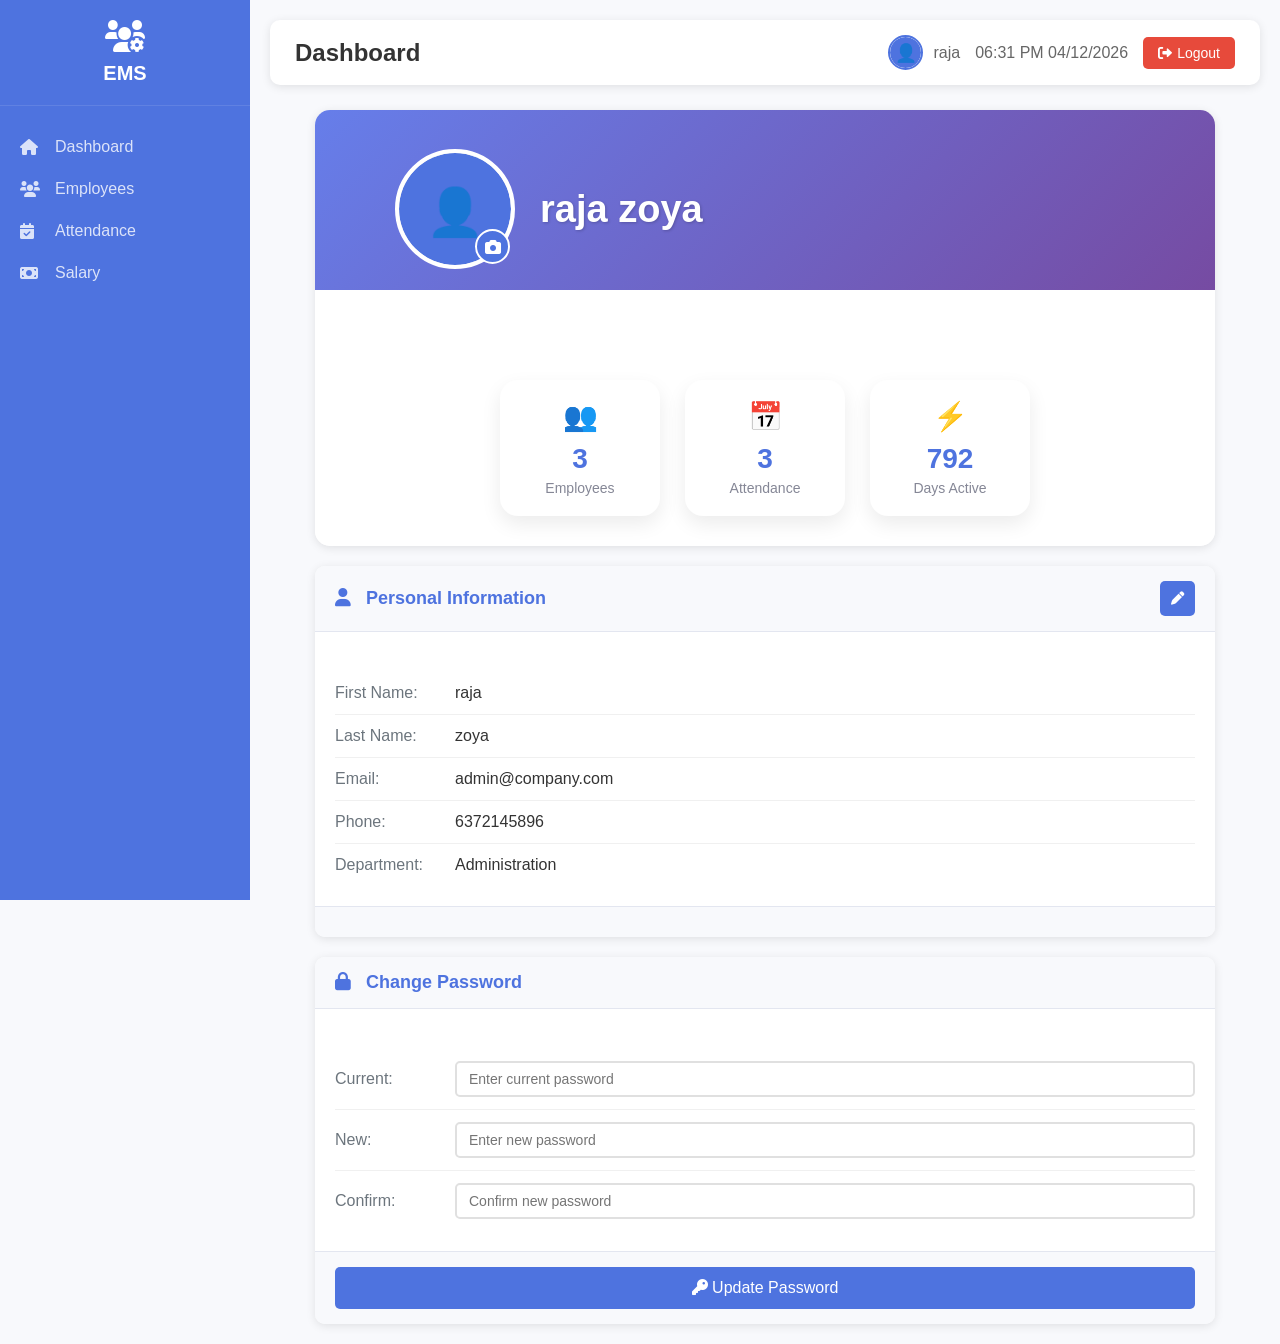
<file: profile.html>
<!DOCTYPE html>
<html lang="en">

<head>
    <meta charset="UTF-8">
    <meta name="viewport" content="width=device-width, initial-scale=1.0">
    <title>Admin Profile - Employee Management</title>
    <link rel="stylesheet" href="https://cdnjs.cloudflare.com/ajax/libs/font-awesome/6.0.0/css/all.min.css">
    <link rel="stylesheet" href="css/style.css">
    <link rel="stylesheet" href="css/profile.css">
</head>

<body>
    <div class="app-container">
        <!-- Sidebar Container -->
        <div id="sidebarContainer"></div>

        <div class="main-content">
            <!-- Navbar Container -->
            <div id="navbarContainer"></div>

            <!-- Profile Content -->
            <div class="profile-container">
                <!-- Alert Message -->
                <div id="alertMessage" class="alert" style="display: none;"></div>

                <!-- Profile Header -->
                <div class="profile-header">
                    <div class="profile-cover">
                        <div class="profile-photo-section">
                            <div class="profile-photo-wrapper">
                                <img src="" alt="Profile" class="profile-photo" id="profilePhoto">
                                <div class="photo-upload-btn" onclick="document.getElementById('fileInput').click()">
                                    <i class="fas fa-camera"></i>
                                </div>
                                <input type="file" id="fileInput" accept="image/*" style="display: none;">
                            </div>
                            <div class="profile-title">
                                <h2 id="displayName">raja zoya</h2>
                                <!-- <p id="displayEmail">admin@company.com</p> -->
                            </div>
                        </div>
                    </div>

                    <div class="profile-stats">
                        <div class="stat-item">
                            <div class="stat-value" id="statEmployees">3</div>
                            <div class="stat-label">Employees</div>
                        </div>
                        <div class="stat-item">
                            <div class="stat-value" id="statAttendance">3</div>
                            <div class="stat-label">Attendance</div>
                        </div>
                        <div class="stat-item">
                            <div class="stat-value" id="statDays">792</div>
                            <div class="stat-label">Days Active</div>
                        </div>
                    </div>
                </div>

                <!-- Info Cards -->
                <div class="info-cards">
                    <!-- Personal Info Card -->
                    <div class="info-card">
                        <div class="card-header">
                            <h3><i class="fas fa-user"></i> Personal Information</h3>
                            <button class="btn-edit" onclick="ProfileManager.editInfo()">
                                <i class="fas fa-pen"></i>
                            </button>
                        </div>
                        <div class="card-body">
                            <div class="info-row">
                                <span class="info-label">First Name:</span>
                                <span class="info-value" id="viewFirstName">raja</span>
                                <input type="text" id="editFirstName" class="edit-field" value="raja"
                                    style="display: none;" oninput="this.value=this.value.replace(/[^a-zA-Z]/g,'')">
                            </div>
                            <div class="info-row">
                                <span class="info-label">Last Name:</span>
                                <span class="info-value" id="viewLastName">zoya</span>
                                <input type="text" id="editLastName" class="edit-field" value="zoya"
                                    style="display: none;" oninput="this.value=this.value.replace(/[^a-zA-Z]/g,'')">
                            </div>
                            <div class="info-row">
                                <span class="info-label">Email:</span>
                                <span class="info-value" id="viewEmail">admin@company.com</span>
                                <input type="email" id="editEmail" class="edit-field" value="admin@company.com"style="display: none;">
                            </div>
                            <div class="info-row">
                                <span class="info-label">Phone:</span>
                                <span class="info-value" id="viewPhone">6372145896</span>
                                <input type="text" id="editPhone" class="edit-field" maxlength="10"
                                    style="display: none;">
                            </div>
                            <div class="info-row">
                                <span class="info-label">Department:</span>
                                <span class="info-value" id="viewDept">Administration</span>
                                <input type="text" id="editDept" class="edit-field" value="Administration"
                                    style="display: none;" oninput="this.value=this.value.replace(/[^a-zA-Z]/g,'')">
                            </div>
                        </div>
                        <div class="card-footer" id="infoButtons">
                            <button class="btn-save" onclick="ProfileManager.saveInfo()" style="display: none;">Save
                                Changes</button>
                            <button class="btn-cancel" onclick="ProfileManager.cancelEdit()"
                                style="display: none;">Cancel</button>
                        </div>
                    </div>

                    <!-- Change Password Card -->
                    <div class="info-card">
                        <div class="card-header">
                            <h3><i class="fas fa-lock"></i> Change Password</h3>
                        </div>
                        <div class="card-body">
                            <div class="info-row">
                                <span class="info-label">Current:</span>
                                <input type="password" id="currentPass" class="password-field"
                                    placeholder="Enter current password">
                            </div>
                            <div class="info-row">
                                <span class="info-label">New:</span>
                                <input type="password" id="newPass" class="password-field"
                                    placeholder="Enter new password">
                            </div>
                            <div class="info-row">
                                <span class="info-label">Confirm:</span>
                                <input type="password" id="confirmPass" class="password-field"
                                    placeholder="Confirm new password">
                            </div>
                        </div>
                        <div class="card-footer">
                            <button class="btn-update" onclick="ProfileManager.changePassword()">
                                <i class="fas fa-key"></i> Update Password
                            </button>
                        </div>
                    </div>
                </div>
            </div>
        </div>
    </div>

    <script src="js/profile.js"></script>
    <script>
        // Load components
        fetch('components/sidebar.html')
            .then(response => response.text())
            .then(data => {
                document.getElementById('sidebarContainer').innerHTML = data;
            });

        fetch('components/navbar.html')
            .then(response => response.text())
            .then(data => {
                document.getElementById('navbarContainer').innerHTML = data;
                // Initialize after navbar loads
                setTimeout(() => {
                    ProfileManager.loadNavbarProfile();
                }, 100);
            });

        // Initialize profile on page load
        document.addEventListener('DOMContentLoaded', function () {
            ProfileManager.init();
        });
    </script>
</body>

</html>
</file>
<file: css/style.css>
* {
    margin: 0;
    padding: 0;
    box-sizing: border-box;
    font-family: 'Segoe UI', Tahoma, Geneva, Verdana, sans-serif;
}

:root {
    --primary: #4e73df;
    --secondary: #858796;
    --success: #1cc88a;
    --danger: #e74a3b;
    --warning: #f6c23e;
    --info: #36b9cc;
    --dark: #5a5c69;
    --light: #f8f9fc;
}

body {
    background-color: #f8f9fc;
}

/* ========== LOGIN PAGE ========== */
.login-page {
    display: flex;
    justify-content: center;
    align-items: center;
    min-height: 100vh;
    background: linear-gradient(135deg, #4e73df 0%, #224abe 100%);
}

.login-container {
    width: 100%;
    max-width: 400px;
    padding: 20px;
}

.login-box {
    background: white;
    border-radius: 10px;
    box-shadow: 0 15px 35px rgba(0,0,0,0.2);
    padding: 40px;
}

.login-header {
    text-align: center;
    margin-bottom: 30px;
}

.login-header i {
    color: var(--primary);
    margin-bottom: 15px;
}

.login-header h2 {
    color: #333;
    font-size: 24px;
    margin-bottom: 10px;
}

.login-header p {
    color: #666;
    font-size: 14px;
}

.form-group {
    margin-bottom: 20px;
    position: relative;
}

.form-group label {
    display: block;
    margin-bottom: 8px;
    color: #555;
    font-weight: 500;
    font-size: 14px;
}

.form-group label i {
    margin-right: 5px;
    color: var(--primary);
}

.form-group input,
.form-group select,
.form-group textarea {
    width: 100%;
    padding: 12px 40px 12px 15px;
    border: 1px solid #ddd;
    border-radius: 5px;
    font-size: 14px;
    transition: all 0.3s;
    height: 45px;
}

.form-group input:focus,
.form-group select:focus,
.form-group textarea:focus {
    outline: none;
    border-color: var(--primary);
    box-shadow: 0 0 0 3px rgba(78, 115, 223, 0.1);
}

/* Password toggle button - FIXED VERSION */
.password-toggle-btn {
    position: absolute;
    right: 12px;
    top: 50%;
    transform: translateY(-10%);

    width: 30px;
    height: 30px;

    display: flex;
    align-items: center;
    justify-content: center;

    background: none;
    border: none;
    cursor: pointer;
}

.password-toggle-btn:hover {
    color: var(--primary) !important;
}

.password-toggle-btn img {
    width: 20px !important;
    height: 20px !important;
    display: block !important;
    opacity: 0.7;
    transition: opacity 0.2s ease;
}

.password-toggle-btn:hover img {
    opacity: 1;
}
.password-wrapper {
    position: relative;
}

.password-wrapper input {
    padding-right: 40px;
}

.btn-login {
    width: 100%;
    padding: 12px;
    background: var(--primary);
    color: white;
    border: none;
    border-radius: 5px;
    font-size: 16px;
    font-weight: 600;
    cursor: pointer;
    display: flex;
    align-items: center;
    justify-content: center;
    gap: 10px;
    transition: background 0.3s;
}

.btn-login:hover {
    background: #2e59d9;
}

.login-footer {
    margin-top: 20px;
    text-align: center;
    padding: 15px 0 0;
    border-top: 1px solid #eee;
    color: #666;
    font-size: 13px;
}

/* ========== DASHBOARD LAYOUT ========== */
.dashboard-container {
    display: flex;
    min-height: 100vh;
}

/* Sidebar */
.sidebar {
    width: 250px;
    background: var(--primary);
    color: white;
    position: fixed;
    height: 100vh;
}

.sidebar-header {
    padding: 20px;
    text-align: center;
    border-bottom: 1px solid rgba(255,255,255,0.1);
}

.sidebar-header h3 {
    font-size: 20px;
    margin-top: 10px;
}

.sidebar-menu {
    padding: 20px 0;
}

.sidebar-menu a {
    display: flex;
    align-items: center;
    padding: 12px 20px;
    color: rgba(255,255,255,0.8);
    text-decoration: none;
    transition: all 0.3s;
}

.sidebar-menu a i {
    width: 25px;
    margin-right: 10px;
}

.sidebar-menu a:hover {
    background: rgba(255,255,255,0.1);
    color: white;
}

.sidebar-menu a.active {
    background: white;
    color: var(--primary);
}

/* Main Content */
.main-content {
    flex: 1;
    margin-left: 250px;
    padding: 20px;
}

/* Top Navigation */
.top-nav {
    background: white;
    padding: 15px 25px;
    border-radius: 10px;
    box-shadow: 0 2px 10px rgba(0,0,0,0.1);
    display: flex;
    justify-content: space-between;
    align-items: center;
    margin-bottom: 25px;
}

.nav-title h1 {
    color: #333;
    font-size: 24px;
}

.nav-user {
    display: flex;
    align-items: center;
    gap: 15px;
}

.nav-user span {
    color: #666;
    font-weight: 500;
}

.btn-logout {
    padding: 8px 15px;
    background: var(--danger);
    color: white;
    border: none;
    border-radius: 5px;
    cursor: pointer;
    display: flex;
    align-items: center;
    gap: 5px;
    font-size: 14px;
}

.btn-logout:hover {
    background: #c82333;
}

/* ========== CARDS ========== */
.stats-row {
    display: grid;
    grid-template-columns: repeat(auto-fit, minmax(250px, 1fr));
    gap: 20px;
    margin-bottom: 25px;
}

.stat-card {
    background: white;
    border-radius: 10px;
    padding: 20px;
    box-shadow: 0 2px 10px rgba(0,0,0,0.1);
    display: flex;
    align-items: center;
    gap: 20px;
}

.stat-icon {
    width: 60px;
    height: 60px;
    border-radius: 10px;
    display: flex;
    align-items: center;
    justify-content: center;
    font-size: 24px;
}

.stat-icon.blue {
    background: #e3f2fd;
    color: var(--primary);
}

.stat-icon.green {
    background: #e8f5e9;
    color: var(--success);
}

.stat-icon.orange {
    background: #fff3e0;
    color: var(--warning);
}

.stat-info h3 {
    color: #666;
    font-size: 14px;
    margin-bottom: 5px;
}

.stat-info p {
    color: #333;
    font-size: 24px;
    font-weight: 600;
}

/* ========== TABLES ========== */
.card {
    background: white;
    border-radius: 10px;
    box-shadow: 0 2px 10px rgba(0,0,0,0.1);
    padding: 20px;
    margin-bottom: 25px;
}

.card-header {
    display: flex;
    justify-content: space-between;
    align-items: center;
    margin-bottom: 20px;
}

.card-header h2 {
    color: #333;
    font-size: 18px;
}

.card-header h2 i {
    margin-right: 10px;
    color: var(--primary);
}

.btn-primary {
    padding: 10px 20px;
    background: var(--primary);
    color: white;
    border: none;
    border-radius: 5px;
    cursor: pointer;
    display: inline-flex;
    align-items: center;
    gap: 8px;
    font-size: 14px;
    transition: background 0.3s;
}

.btn-primary:hover {
    background: #2e59d9;
}

.btn-secondary {
    padding: 8px 15px;
    background: var(--secondary);
    color: white;
    border: none;
    border-radius: 5px;
    cursor: pointer;
    font-size: 13px;
}

.table-responsive {
    overflow-x: auto;
}

table {
    width: 100%;
    border-collapse: collapse;
}

th {
    text-align: left;
    padding: 12px;
    background: #f8f9fc;
    color: #333;
    font-weight: 600;
    font-size: 14px;
}

td {
    padding: 12px;
    border-bottom: 1px solid #eee;
    color: #666;
    font-size: 14px;
}

tr:hover td {
    background: #f8f9fc;
}

.text-center {
    text-align: center;
}

/* Status Badges */
.badge {
    padding: 5px 10px;
    border-radius: 20px;
    font-size: 12px;
    font-weight: 500;
    display: inline-block;
}

.badge-active, .badge.Present {
    background: #d4edda;
    color: #155724;
}

.badge-inactive, .badge.Absent {
    background: #f8d7da;
    color: #721c24;
}

.badge.Late {
    background: #fff3cd;
    color: #856404;
}

.badge.Leave {
    background: #cce5ff;
    color: #004085;
}

/* Action Buttons */
.btn-icon {
    padding: 5px 10px;
    border: none;
    border-radius: 3px;
    cursor: pointer;
    margin: 0 2px;
    color: white;
}

.btn-edit {
    background: #ffc107;
}

.btn-delete {
    background: #dc3545;
}

.btn-view {
    background: #17a2b8;
}

/* ========== FORMS ========== */
.form-row {
    display: grid;
    grid-template-columns: 1fr 1fr;
    gap: 15px;
}

/* ========== MODAL ========== */
.modal {
    display: none;
    position: fixed;
    z-index: 1000;
    left: 0;
    top: 0;
    width: 100%;
    height: 100%;
    background: rgba(0,0,0,0.5);
}

.modal-content {
    background: white;
    margin: 50px auto;
    padding: 25px;
    border-radius: 10px;
    width: 90%;
    max-width: 500px;
    position: relative;
    max-height: 80vh;
    overflow-y: auto;
}

.close {
    position: absolute;
    right: 20px;
    top: 15px;
    font-size: 24px;
    cursor: pointer;
    color: #666;
}

.close:hover {
    color: #333;
}

/* ========== UTILITIES ========== */
.mt-20 {
    margin-top: 20px;
}

.mb-20 {
    margin-bottom: 20px;
}

.text-success {
    color: var(--success);
}

.text-danger {
    color: var(--danger);
}

.text-warning {
    color: var(--warning);
}

/* ========== RESIGNED EMPLOYEE ROW STYLING ========== */
.Resigned-employee-row {
    background-color: #fff0f0 !important;
    border-left: 3px solid #dc3545;
}

.Resigned-employee-row:hover {
    background-color: #ffe0e0 !important;
}

.Resigned-employee-row td:first-child {
    font-weight: 500;
    color: #dc3545;
    position: relative;
}

.Resigned-employee-row td:first-child:hover::after {
    content: 'This employee has been resigned';
    position: absolute;
    background: #333;
    color: white;
    padding: 5px 10px;
    border-radius: 3px;
    font-size: 12px;
    white-space: nowrap;
    left: 0;
    bottom: 100%;
    z-index: 1000;
}

table tbody tr.resigned-employee-row,
table tbody tr.resigned-employee-row td {
    background-color: #ffebee !important;
    color: #b71c1c !important;
}

table tbody tr.resigned-employee-row:hover,
table tbody tr.resigned-employee-row:hover td {
    background-color: #ffcdd2 !important;
}
</file>
<file: css/profile.css>
/* Profile Container */
.profile-container {
    max-width: 900px;
    margin: 0 auto;
}

/* Alert Message */
.alert{
    position: fixed;
    top: 20px;
    left: 50%;
    transform: translateX(-50%);

    z-index: 9999;

    padding: 14px 20px;
    border-radius: 10px;

    color: white;
    font-weight: 600;

    min-width: 260px;

    animation: topSlide 0.3s ease;

    backdrop-filter: blur(10px);
}

@keyframes topSlide{
    from{
        opacity: 0;
        transform: translate(-50%, -40px);
    }

    to{
        opacity: 1;
        transform: translate(-50%, 0);
    }
}

.alert.success{
    background: #4e73df;
    color: white;
    box-shadow: 0 4px 12px rgba(78, 115, 223, 0.3);
}

.alert.error{
    background: #fff;
    color: #4e73df;
    border-left: 5px solid #4e73df;
    box-shadow: 0 4px 12px rgba(0,0,0,0.1);
}

/* Profile Header */
.profile-header {
    background: white;
    border-radius: 15px;
    overflow: hidden;
    box-shadow: 0 2px 10px rgba(0, 0, 0, 0.1);
    margin-bottom: 20px;
}

.profile-cover {
    height: 180px;
    background: linear-gradient(135deg, #667eea 0%, #764ba2 100%);
    position: relative;
}

.profile-photo-section {
    position: absolute;

    left: 80px;
    top: 55%;

    transform: translateY(-50%);

    display: flex;
    align-items: center;

    gap: 25px;
}

.profile-photo-wrapper {
    position: relative;
    width: 120px;
    height: 120px;
}

.profile-photo {
    width: 100%;
    height: 100%;
    border-radius: 50%;
    border: 4px solid white;
    object-fit: cover;
    background: #f0f0f0;
}

.photo-upload-btn {
    position: absolute;
    bottom: 5px;
    right: 5px;
    width: 35px;
    height: 35px;
    background: #4e73df;
    color: white;
    border-radius: 50%;
    display: flex;
    align-items: center;
    justify-content: center;
    cursor: pointer;
    border: 2px solid white;
    transition: 0.3s;
}

.photo-upload-btn:hover {
    background: #2e59d9;
    transform: scale(1.1);
}

.profile-title {
    margin-bottom: 0;

    display: flex;
    flex-direction: column;
    justify-content: center;
}

.profile-title h2 {
    margin: 0;

    color: white;

    font-size: 38px;
    font-weight: 700;

    text-shadow: 1px 1px 3px rgba(0, 0, 0, 0.2);
}

.profile-title p {
    margin: 6px 0 0;

    color: rgba(255, 255, 255, 0.9);

    font-size: 15px;
}

/* Profile Stats */
.profile-stats {
    display: flex;

    justify-content: center;

    gap: 25px;

    padding: 90px 30px 30px;

    background: white;
}

.stat-item {
    text-align: center;

    background: #fff;

    padding: 20px 28px;

    border-radius: 18px;

    min-width: 160px;

    box-shadow:
        0 8px 20px rgba(0, 0, 0, 0.08);

    transition: 0.3s ease;
}

.stat-item:hover {
    transform: translateY(-6px);
}

.stat-item::before {
    display: block;

    font-size: 28px;

    margin-bottom: 10px;
}

.stat-item:nth-child(1)::before {
    content: "👥";
}

.stat-item:nth-child(2)::before {
    content: "📅";
}

.stat-item:nth-child(3)::before {
    content: "⚡";
}

.stat-value {
    font-size: 28px;
    font-weight: bold;
    color: #4e73df;
}

.stat-label {
    font-size: 14px;
    color: #858796;
    margin-top: 5px;
}

/* Info Cards */
.info-cards {
    display: grid;
    gap: 20px;
}

.info-card {
    background: white;
    border-radius: 10px;
    box-shadow: 0 2px 10px rgba(0, 0, 0, 0.1);
    overflow: hidden;
}

.card-header {
    display: flex;
    justify-content: space-between;
    align-items: center;
    padding: 15px 20px;
    background: #f8f9fc;
    border-bottom: 1px solid #e3e6f0;
}

.card-header h3 {
    margin: 0;
    color: #4e73df;
    font-size: 18px;
}

.card-header h3 i {
    margin-right: 10px;
}

.btn-edit {
    width: 35px;
    height: 35px;
    border: none;
    background: #4e73df;
    color: white;
    border-radius: 5px;
    cursor: pointer;
    transition: 0.3s;
}

.btn-edit:hover {
    background: #2e59d9;
}

.card-body {
    padding: 20px;
}

.info-row {
    display: flex;
    align-items: center;
    padding: 12px 0;
    border-bottom: 1px solid #f0f0f0;
}

.info-row:last-child {
    border-bottom: none;
}

.info-label {
    width: 120px;
    color: #6c757d;
    font-weight: 500;
}

.info-value {
    flex: 1;
    color: #333;
}

.edit-field,
.password-field {
    flex: 1;
    padding: 8px 12px;
    border: 2px solid #e0e0e0;
    border-radius: 5px;
    font-size: 14px;
    transition: 0.3s;
}

.edit-field:focus,
.password-field:focus {
    border-color: #4e73df;
    outline: none;
}

.password-field {
    width: 100%;
}

.card-footer {
    padding: 15px 20px;
    background: #f8f9fc;
    border-top: 1px solid #e3e6f0;
    text-align: right;
}

.btn-save,
.btn-cancel,
.btn-update {
    padding: 10px 20px;
    border: none;
    border-radius: 5px;
    cursor: pointer;
    font-size: 14px;
    font-weight: 500;
    transition: 0.3s;
}

.btn-save {
    background: #1cc88a;
    color: white;
    margin-right: 10px;
}

.btn-save:hover {
    background: #17a673;
}

.btn-cancel {
    background: #858796;
    color: white;
}

.btn-cancel:hover {
    background: #6c6e7e;
}

.btn-update {
    background: #4e73df;
    color: white;
    width: 100%;
    padding: 12px;
    font-size: 16px;
}

.btn-update:hover {
    background: #2e59d9;
}

/* Responsive */
@media (max-width: 768px) {
    .profile-photo-section {
        left: 20px;
    }

    .profile-stats {
        padding: 70px 20px 20px 160px;
        gap: 20px;
    }

    .stat-value {
        font-size: 22px;
    }
}

@media (max-width: 576px) {
    .profile-photo-section {
        position: relative;
        bottom: 0;
        left: 0;
        flex-direction: column;
        align-items: center;
        padding: 20px;
    }

    .profile-stats {
        padding: 20px;
        justify-content: center;
    }
}
</file>
